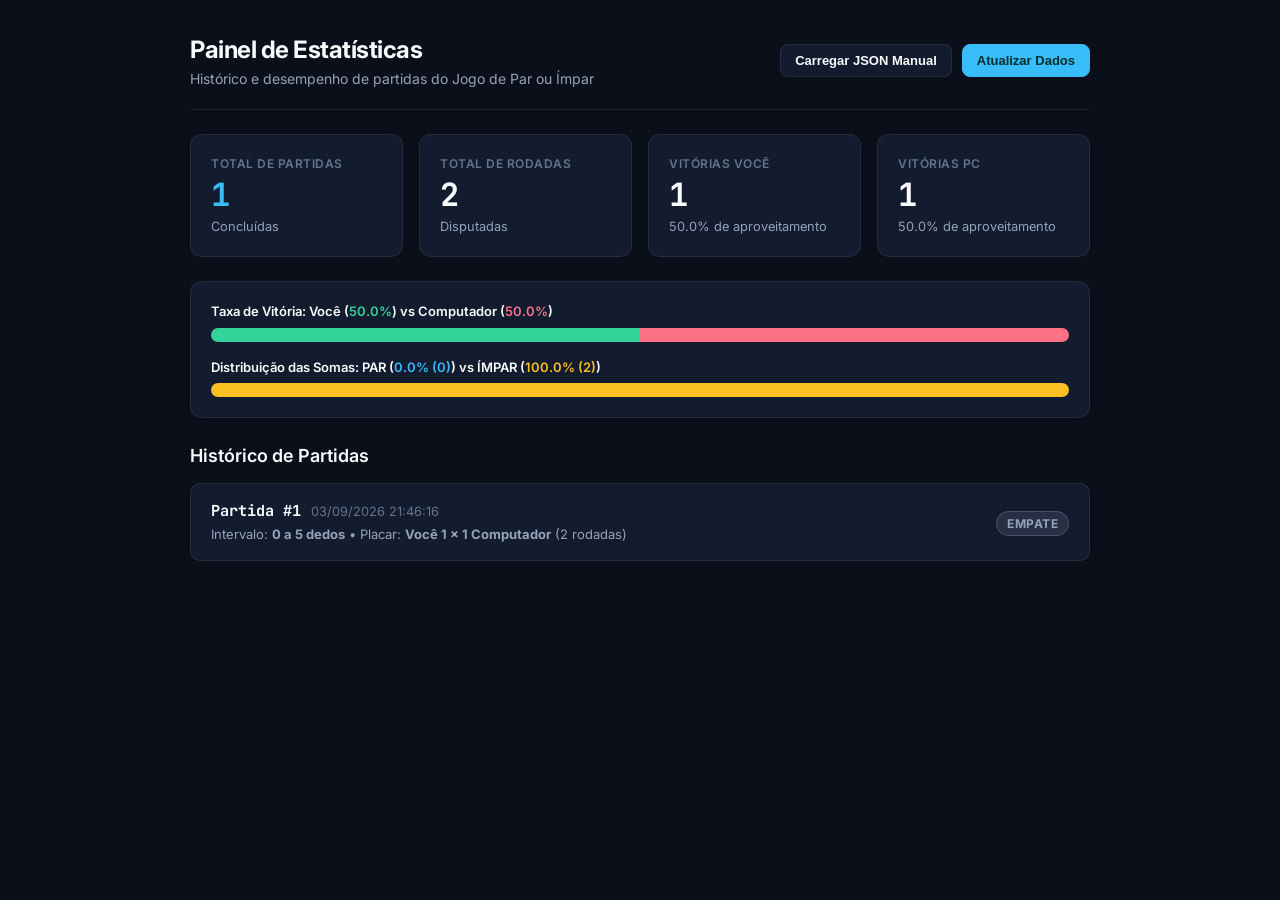
<file: index.html>
<!DOCTYPE html>
<html lang="pt-BR">
<head>
    <meta charset="UTF-8">
    <meta name="viewport" content="width=device-width, initial-scale=1.0">
    <title>Estatísticas • Par ou Ímpar</title>
    <link rel="preconnect" href="https://fonts.googleapis.com">
    <link rel="preconnect" href="https://fonts.gstatic.com" crossorigin>
    <link href="https://fonts.googleapis.com/css2?family=Inter:wght@400;500;600;700&family=JetBrains+Mono:wght@500;700&display=swap" rel="stylesheet">
    <style>
        :root {
            --bg-body: #0b0f19;
            --bg-card: #131b2e;
            --bg-card-subtle: #1a243b;
            --border-color: rgba(255, 255, 255, 0.08);
            --text-primary: #f8fafc;
            --text-secondary: #94a3b8;
            --text-muted: #64748b;
            --accent-blue: #38bdf8;
            --accent-green: #34d399;
            --accent-rose: #fb7185;
            --accent-amber: #fbbf24;
            --font-main: 'Inter', -apple-system, sans-serif;
            --font-mono: 'JetBrains Mono', monospace;
        }

        * {
            box-sizing: border-box;
            margin: 0;
            padding: 0;
        }

        body {
            background-color: var(--bg-body);
            color: var(--text-primary);
            font-family: var(--font-main);
            min-height: 100vh;
            padding: 32px 20px;
            line-height: 1.5;
        }

        .container {
            max-width: 900px;
            margin: 0 auto;
            display: flex;
            flex-direction: column;
            gap: 24px;
        }

        /* Header */
        header {
            display: flex;
            justify-content: space-between;
            align-items: center;
            padding-bottom: 20px;
            border-bottom: 1px solid var(--border-color);
            flex-wrap: wrap;
            gap: 16px;
        }

        .title-group h1 {
            font-size: 1.5rem;
            font-weight: 700;
            letter-spacing: -0.5px;
        }

        .title-group p {
            font-size: 0.875rem;
            color: var(--text-secondary);
        }

        .header-actions {
            display: flex;
            gap: 10px;
        }

        .btn {
            background: var(--bg-card);
            border: 1px solid var(--border-color);
            color: var(--text-primary);
            padding: 8px 14px;
            border-radius: 8px;
            font-size: 0.8125rem;
            font-weight: 600;
            cursor: pointer;
            transition: all 0.2s;
            display: inline-flex;
            align-items: center;
            gap: 6px;
        }

        .btn:hover {
            background: var(--bg-card-subtle);
            border-color: rgba(255, 255, 255, 0.2);
        }

        .btn-primary {
            background: var(--accent-blue);
            color: #042f2e;
            border-color: var(--accent-blue);
        }

        .btn-primary:hover {
            background: #7dd3fc;
        }

        /* Cards Grid */
        .metrics-grid {
            display: grid;
            grid-template-columns: repeat(4, 1fr);
            gap: 16px;
        }

        @media (max-width: 700px) {
            .metrics-grid {
                grid-template-columns: repeat(2, 1fr);
            }
        }

        .card {
            background: var(--bg-card);
            border: 1px solid var(--border-color);
            border-radius: 12px;
            padding: 20px;
        }

        .metric-label {
            font-size: 0.75rem;
            font-weight: 600;
            text-transform: uppercase;
            letter-spacing: 0.5px;
            color: var(--text-muted);
            margin-bottom: 6px;
        }

        .metric-value {
            font-size: 2rem;
            font-weight: 700;
            font-family: var(--font-mono);
            line-height: 1;
        }

        .metric-sub {
            font-size: 0.8rem;
            color: var(--text-secondary);
            margin-top: 6px;
        }

        .val-you { color: var(--accent-green); }
        .val-pc { color: var(--accent-rose); }
        .val-blue { color: var(--accent-blue); }

        /* Bars Section */
        .bars-container {
            display: flex;
            flex-direction: column;
            gap: 16px;
        }

        .bar-wrapper {
            display: flex;
            flex-direction: column;
            gap: 6px;
        }

        .bar-header {
            display: flex;
            justify-content: space-between;
            font-size: 0.8125rem;
            font-weight: 600;
        }

        .bar-track {
            height: 14px;
            background: var(--bg-card-subtle);
            border-radius: 999px;
            overflow: hidden;
            display: flex;
        }

        .bar-segment {
            height: 100%;
            transition: width 0.3s ease;
        }

        .seg-green { background: var(--accent-green); }
        .seg-rose { background: var(--accent-rose); }
        .seg-blue { background: var(--accent-blue); }
        .seg-amber { background: var(--accent-amber); }

        /* History Table / Match Cards */
        .history-section h2 {
            font-size: 1.125rem;
            font-weight: 600;
            margin-bottom: 14px;
        }

        .match-list {
            display: flex;
            flex-direction: column;
            gap: 12px;
        }

        .match-card {
            background: var(--bg-card);
            border: 1px solid var(--border-color);
            border-radius: 10px;
            padding: 16px 20px;
            display: flex;
            justify-content: space-between;
            align-items: center;
            flex-wrap: wrap;
            gap: 12px;
            transition: border-color 0.2s;
        }

        .match-card:hover {
            border-color: rgba(255, 255, 255, 0.18);
        }

        .match-main {
            display: flex;
            flex-direction: column;
            gap: 2px;
        }

        .match-header {
            display: flex;
            align-items: center;
            gap: 10px;
        }

        .match-num {
            font-family: var(--font-mono);
            font-weight: 700;
            font-size: 0.95rem;
        }

        .match-date {
            font-size: 0.8rem;
            color: var(--text-muted);
        }

        .match-sub {
            font-size: 0.8125rem;
            color: var(--text-secondary);
        }

        .badge-winner {
            font-size: 0.75rem;
            font-weight: 700;
            padding: 4px 10px;
            border-radius: 999px;
            text-transform: uppercase;
            letter-spacing: 0.5px;
        }

        .win-you {
            background: rgba(52, 211, 153, 0.15);
            color: var(--accent-green);
            border: 1px solid rgba(52, 211, 153, 0.3);
        }

        .win-pc {
            background: rgba(251, 113, 133, 0.15);
            color: var(--accent-rose);
            border: 1px solid rgba(251, 113, 133, 0.3);
        }

        .win-empate {
            background: rgba(148, 163, 184, 0.15);
            color: var(--text-secondary);
            border: 1px solid rgba(148, 163, 184, 0.3);
        }

        /* Empty state */
        .empty-state {
            text-align: center;
            padding: 48px 20px;
            color: var(--text-muted);
            background: var(--bg-card);
            border: 1px dashed var(--border-color);
            border-radius: 12px;
        }

        .empty-state p {
            margin-top: 6px;
            font-size: 0.875rem;
        }

        #file-input {
            display: none;
        }
    </style>
</head>
<body>
    <div class="container">
        <!-- Header -->
        <header>
            <div class="title-group">
                <h1>Painel de Estatísticas</h1>
                <p>Histórico e desempenho de partidas do Jogo de Par ou Ímpar</p>
            </div>
            <div class="header-actions">
                <input type="file" id="file-input" accept=".json">
                <button class="btn" onclick="document.getElementById('file-input').click()">
                    Carregar JSON Manual
                </button>
                <button class="btn btn-primary" onclick="carregarDados()">
                    Atualizar Dados
                </button>
            </div>
        </header>

        <!-- KPI Grid -->
        <div class="metrics-grid">
            <div class="card">
                <div class="metric-label">Total de Partidas</div>
                <div class="metric-value val-blue" id="val-partidas">0</div>
                <div class="metric-sub" id="sub-partidas">Concluídas</div>
            </div>
            <div class="card">
                <div class="metric-label">Total de Rodadas</div>
                <div class="metric-value" id="val-rodadas">0</div>
                <div class="metric-sub" id="sub-rodadas">Disputadas</div>
            </div>
            <div class="card">
                <div class="metric-label">Vitórias Você</div>
                <div class="metric-value val-green" id="val-vitorias-you">0</div>
                <div class="metric-sub" id="sub-pct-you">0.0% de aproveitamento</div>
            </div>
            <div class="card">
                <div class="metric-label">Vitórias PC</div>
                <div class="metric-value val-rose" id="val-vitorias-pc">0</div>
                <div class="metric-sub" id="sub-pct-pc">0.0% de aproveitamento</div>
            </div>
        </div>

        <!-- Comparative Progress Bars -->
        <div class="card bars-container">
            <div class="bar-wrapper">
                <div class="bar-header">
                    <span>Taxa de Vitória: Você (<span id="txt-bar-you" style="color: var(--accent-green)">0%</span>) vs Computador (<span id="txt-bar-pc" style="color: var(--accent-rose)">0%</span>)</span>
                </div>
                <div class="bar-track">
                    <div class="bar-segment seg-green" id="bar-you" style="width: 50%;"></div>
                    <div class="bar-segment seg-rose" id="bar-pc" style="width: 50%;"></div>
                </div>
            </div>

            <div class="bar-wrapper">
                <div class="bar-header">
                    <span>Distribuição das Somas: PAR (<span id="txt-bar-par" style="color: var(--accent-blue)">0%</span>) vs ÍMPAR (<span id="txt-bar-impar" style="color: var(--accent-amber)">0%</span>)</span>
                </div>
                <div class="bar-track">
                    <div class="bar-segment seg-blue" id="bar-par" style="width: 50%;"></div>
                    <div class="bar-segment seg-amber" id="bar-impar" style="width: 50%;"></div>
                </div>
            </div>
        </div>

        <!-- Match History -->
        <div class="history-section">
            <h2>Histórico de Partidas</h2>
            <div class="match-list" id="match-list-container">
                <div class="empty-state">
                    <h3>Nenhuma partida encontrada</h3>
                    <p>Jogue uma partida no terminal com <code>python main.py</code> para ver o histórico aqui.</p>
                </div>
            </div>
        </div>
    </div>

    <script>
        async function carregarDados() {
            try {
                const response = await fetch('estatisticas.json?t=' + new Date().getTime());
                if (!response.ok) throw new Error('Não foi possível carregar estatisticas.json');
                const data = await response.json();
                renderizarEstatisticas(data);
            } catch (err) {
                console.warn('Fetch automático falhou (normal se aberto via file://):', err);
            }
        }

        function renderizarEstatisticas(data) {
            const totalPartidas = data.total_partidas || 0;
            const totalRodadas = data.total_rodadas || 0;
            const vitYou = data.vitorias_jogador || 0;
            const vitPC = data.vitorias_computador || 0;
            const parCount = data.total_somas_pares || 0;
            const imparCount = data.total_somas_impares || 0;

            document.getElementById('val-partidas').textContent = totalPartidas;
            document.getElementById('val-rodadas').textContent = totalRodadas;
            document.getElementById('val-vitorias-you').textContent = vitYou;
            document.getElementById('val-vitorias-pc').textContent = vitPC;

            const pctYou = totalRodadas > 0 ? ((vitYou / totalRodadas) * 100).toFixed(1) : '0.0';
            const pctPC = totalRodadas > 0 ? ((vitPC / totalRodadas) * 100).toFixed(1) : '0.0';

            document.getElementById('sub-pct-you').textContent = `${pctYou}% de aproveitamento`;
            document.getElementById('sub-pct-pc').textContent = `${pctPC}% de aproveitamento`;

            // Barras de progresso
            const barYouPct = (vitYou + vitPC > 0) ? (vitYou / (vitYou + vitPC) * 100) : 50;
            const barPcPct = 100 - barYouPct;
            document.getElementById('bar-you').style.width = `${barYouPct}%`;
            document.getElementById('bar-pc').style.width = `${barPcPct}%`;
            document.getElementById('txt-bar-you').textContent = `${pctYou}%`;
            document.getElementById('txt-bar-pc').textContent = `${pctPC}%`;

            const sumTotal = parCount + imparCount;
            const barParPct = (sumTotal > 0) ? (parCount / sumTotal * 100) : 50;
            const barImparPct = 100 - barParPct;
            document.getElementById('bar-par').style.width = `${barParPct}%`;
            document.getElementById('bar-impar').style.width = `${barImparPct}%`;
            document.getElementById('txt-bar-par').textContent = `${barParPct.toFixed(1)}% (${parCount})`;
            document.getElementById('txt-bar-impar').textContent = `${barImparPct.toFixed(1)}% (${imparCount})`;

            // Lista de Partidas
            const container = document.getElementById('match-list-container');
            const partidas = data.historico_partidas || [];

            if (partidas.length === 0) {
                container.innerHTML = `
                    <div class="empty-state">
                        <h3>Nenhuma partida encontrada</h3>
                        <p>Jogue uma partida no terminal com <code>python main.py</code> para ver o histórico aqui.</p>
                    </div>`;
                return;
            }

            container.innerHTML = '';
            partidas.slice().reverse().forEach(p => {
                let badgeClass = 'win-empate';
                let winnerText = p.vencedor || 'Empate';

                if (winnerText.toLowerCase().includes('você') || winnerText.toLowerCase().includes('voce')) {
                    badgeClass = 'win-you';
                } else if (winnerText.toLowerCase().includes('computador')) {
                    badgeClass = 'win-pc';
                }

                const card = document.createElement('div');
                card.className = 'match-card';
                card.innerHTML = `
                    <div class="match-main">
                        <div class="match-header">
                            <span class="match-num">Partida #${p.partida_numero}</span>
                            <span class="match-date">${p.data_hora}</span>
                        </div>
                        <div class="match-sub">
                            Intervalo: <strong>${p.intervalo}</strong> • Placar: <strong>${p.placar}</strong> (${p.total_rodadas} rodadas)
                        </div>
                    </div>
                    <div>
                        <span class="badge-winner ${badgeClass}">${winnerText}</span>
                    </div>
                `;
                container.appendChild(card);
            });
        }

        // Suporte a carregamento de arquivo manual caso aberto via file://
        document.getElementById('file-input').addEventListener('change', function(e) {
            const file = e.target.files[0];
            if (!file) return;
            const reader = new FileReader();
            reader.onload = function(evt) {
                try {
                    const data = JSON.parse(evt.target.result);
                    renderizarEstatisticas(data);
                } catch (err) {
                    alert('Arquivo JSON inválido!');
                }
            };
            reader.readAsText(file);
        });

        // Carregar automaticamente na inicialização
        carregarDados();
    </script>
</body>
</html>
</file>
